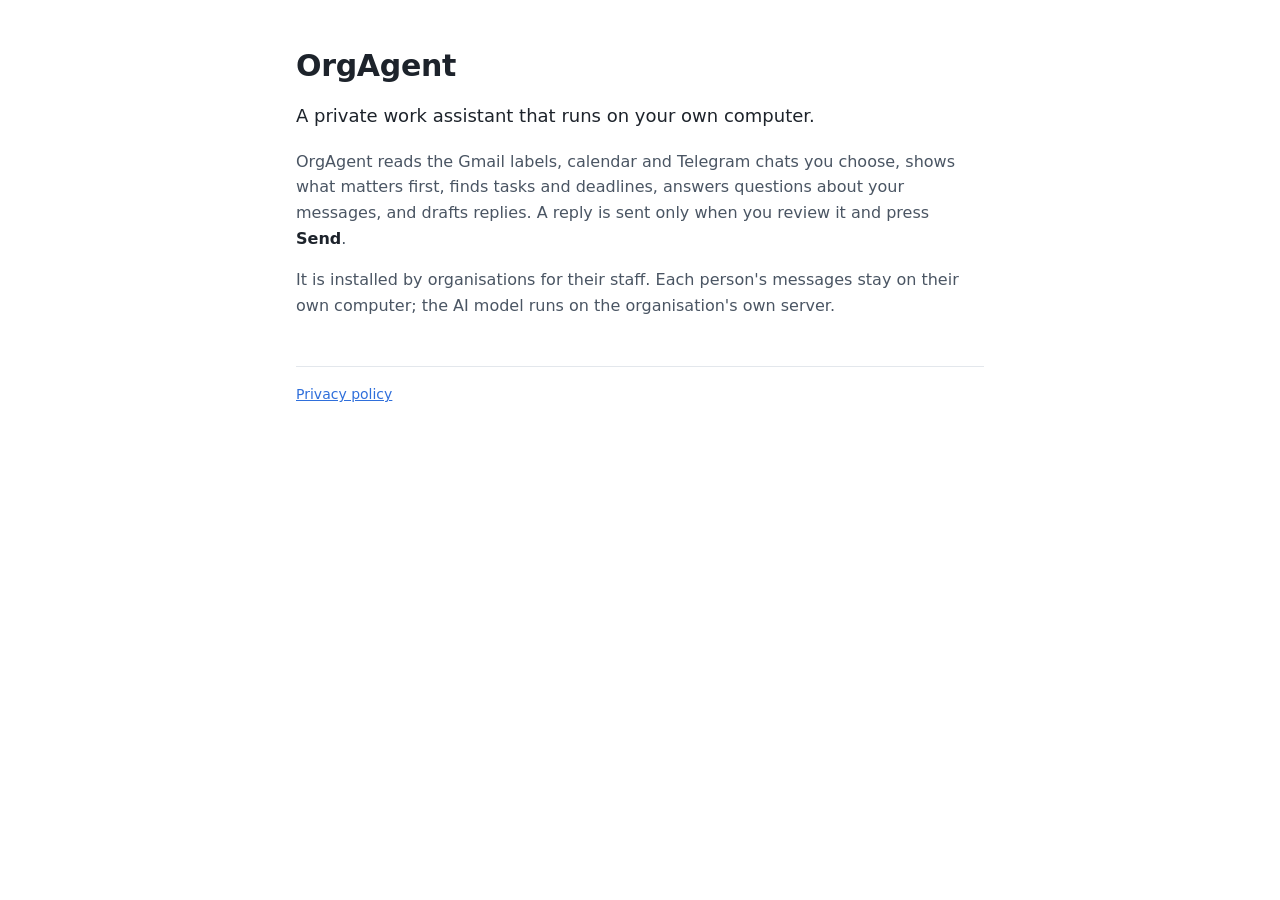
<file: index.html>
<!doctype html>
<html lang="en">
<head>
<meta charset="utf-8">
<meta name="viewport" content="width=device-width, initial-scale=1">
<title>OrgAgent</title>
<meta name="description" content="A private work assistant that runs on your own computer.">
<link rel="stylesheet" href="style.css">
</head>
<body>
<main>
  <h1>OrgAgent</h1>
  <p class="lead">A private work assistant that runs on your own computer.</p>
  <p>OrgAgent reads the Gmail labels, calendar and Telegram chats you choose, shows what matters first, finds tasks
    and deadlines, answers questions about your messages, and drafts replies. A reply is sent only when you review it
    and press <strong>Send</strong>.</p>
  <p>It is installed by organisations for their staff. Each person's messages stay on their own computer; the AI model
    runs on the organisation's own server.</p>
  <footer><a href="privacy.html">Privacy policy</a></footer>
</main>
</body>
</html>
</file>
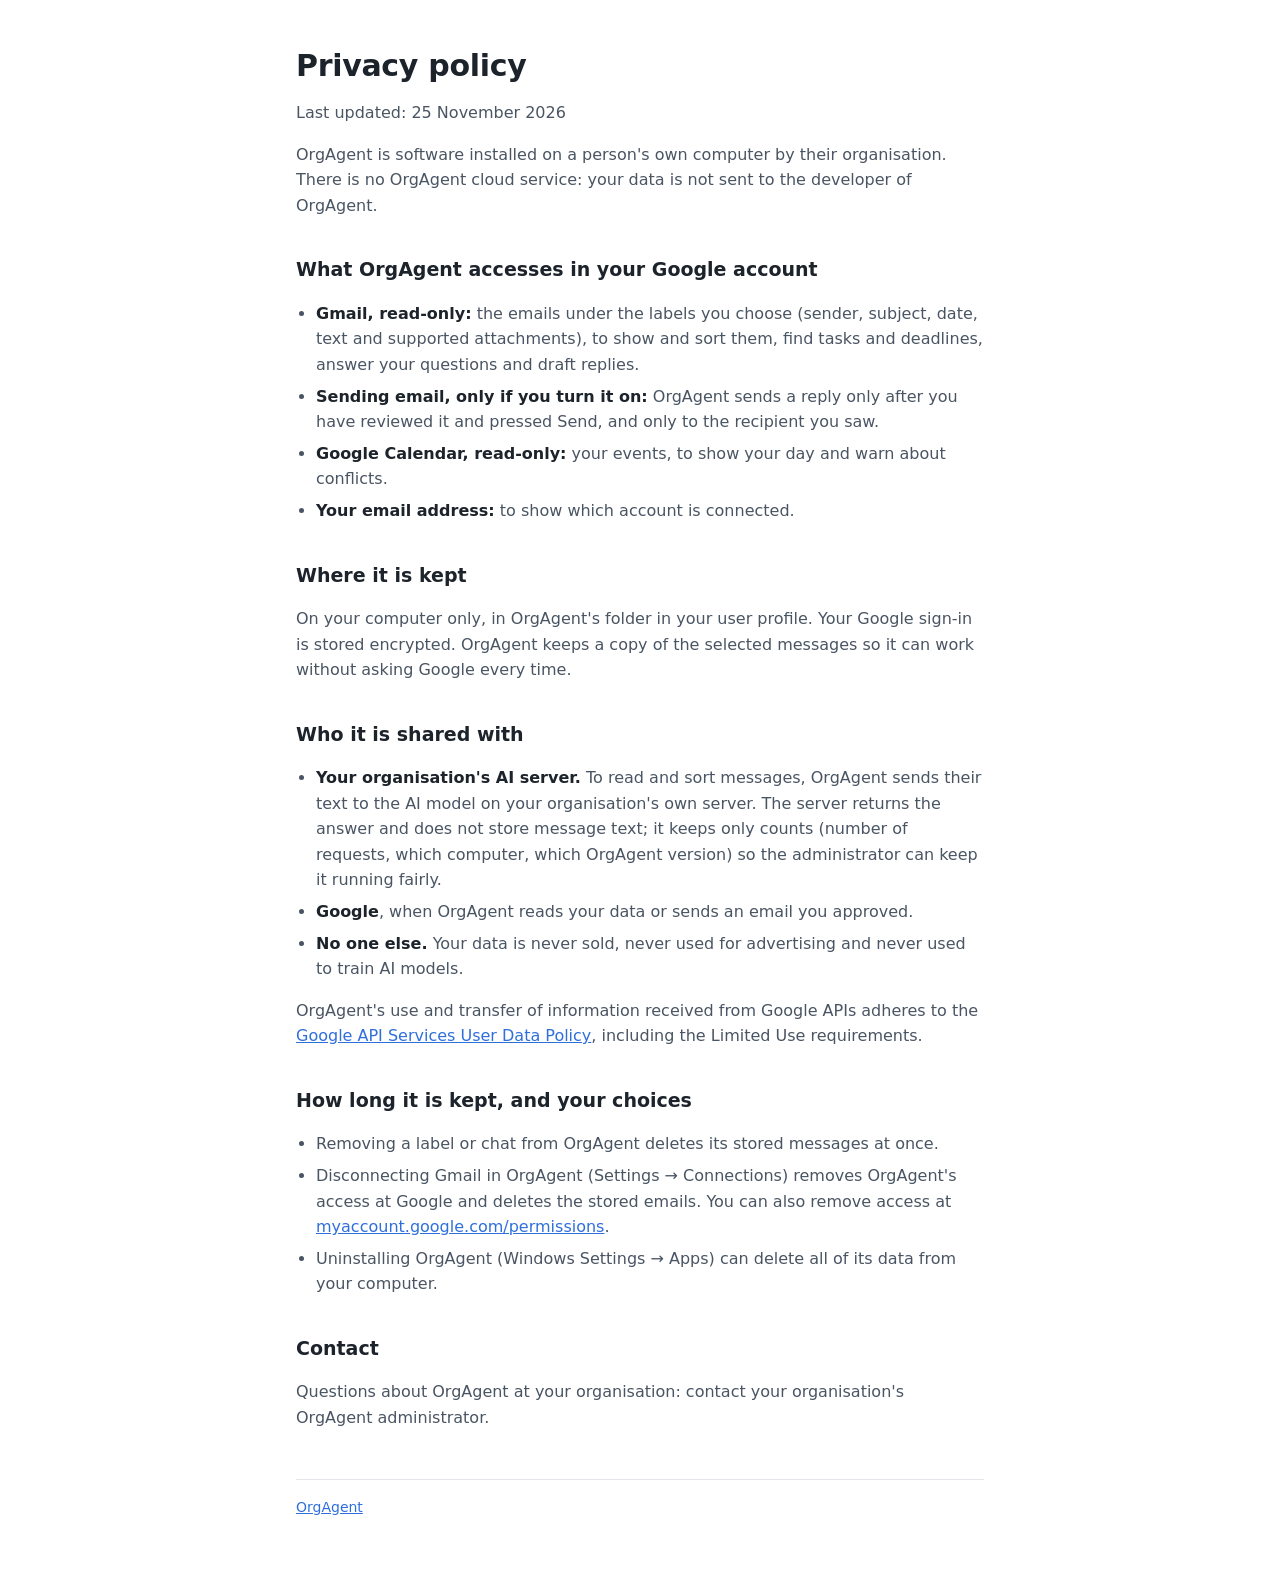
<file: privacy.html>
<!doctype html>
<html lang="en">
<head>
<meta charset="utf-8">
<meta name="viewport" content="width=device-width, initial-scale=1">
<title>OrgAgent privacy policy</title>
<link rel="stylesheet" href="style.css">
</head>
<body>
<main>
  <h1>Privacy policy</h1>
  <p>Last updated: 25 November 2026</p>

  <p>OrgAgent is software installed on a person's own computer by their organisation. There is no OrgAgent cloud
    service: your data is not sent to the developer of OrgAgent.</p>

  <h2>What OrgAgent accesses in your Google account</h2>
  <ul>
    <li><strong>Gmail, read-only:</strong> the emails under the labels you choose (sender, subject, date, text and
      supported attachments), to show and sort them, find tasks and deadlines, answer your questions and draft
      replies.</li>
    <li><strong>Sending email, only if you turn it on:</strong> OrgAgent sends a reply only after you have reviewed it
      and pressed Send, and only to the recipient you saw.</li>
    <li><strong>Google Calendar, read-only:</strong> your events, to show your day and warn about conflicts.</li>
    <li><strong>Your email address:</strong> to show which account is connected.</li>
  </ul>

  <h2>Where it is kept</h2>
  <p>On your computer only, in OrgAgent's folder in your user profile. Your Google sign-in is stored encrypted.
    OrgAgent keeps a copy of the selected messages so it can work without asking Google every time.</p>

  <h2>Who it is shared with</h2>
  <ul>
    <li><strong>Your organisation's AI server.</strong> To read and sort messages, OrgAgent sends their text to the AI
      model on your organisation's own server. The server returns the answer and does not store message text; it
      keeps only counts (number of requests, which computer, which OrgAgent version) so the administrator can keep it
      running fairly.</li>
    <li><strong>Google</strong>, when OrgAgent reads your data or sends an email you approved.</li>
    <li><strong>No one else.</strong> Your data is never sold, never used for advertising and never used to train AI
      models.</li>
  </ul>
  <p>OrgAgent's use and transfer of information received from Google APIs adheres to the
    <a href="https://developers.google.com/terms/api-services-user-data-policy">Google API Services User Data Policy</a>,
    including the Limited Use requirements.</p>

  <h2>How long it is kept, and your choices</h2>
  <ul>
    <li>Removing a label or chat from OrgAgent deletes its stored messages at once.</li>
    <li>Disconnecting Gmail in OrgAgent (Settings &rarr; Connections) removes OrgAgent's access at Google and deletes
      the stored emails. You can also remove access at
      <a href="https://myaccount.google.com/permissions">myaccount.google.com/permissions</a>.</li>
    <li>Uninstalling OrgAgent (Windows Settings &rarr; Apps) can delete all of its data from your computer.</li>
  </ul>

  <h2>Contact</h2>
  <p>Questions about OrgAgent at your organisation: contact your organisation's OrgAgent administrator.</p>

  <footer><a href="index.html">OrgAgent</a></footer>
</main>
</body>
</html>
</file>
<file: style.css>
:root { --bg: #ffffff; --ink: #1d232b; --ink-2: #4a5563; --line: #e3e7ec; --accent: #2f6fdb; }
@media (prefers-color-scheme: dark) { :root { --bg: #14181d; --ink: #e8ecf1; --ink-2: #a9b3bf; --line: #2a313a; --accent: #7aa7f5; } }
* { box-sizing: border-box; }
body { margin: 0; background: var(--bg); color: var(--ink); font: 16px/1.6 system-ui, -apple-system, "Segoe UI", Roboto, sans-serif; }
main { max-width: 720px; margin: 0 auto; padding: 48px 16px 64px; }
h1 { font-size: 30px; line-height: 1.2; margin: 0 0 8px; letter-spacing: -0.01em; }
h2 { font-size: 19px; margin: 36px 0 8px; }
p, li { color: var(--ink-2); }
ul { padding-left: 20px; }
li { margin: 6px 0; }
strong { color: var(--ink); }
a { color: var(--accent); }
.lead { font-size: 18px; color: var(--ink); }
footer { margin-top: 48px; padding-top: 16px; border-top: 1px solid var(--line); font-size: 14px; color: var(--ink-2); }
</file>
